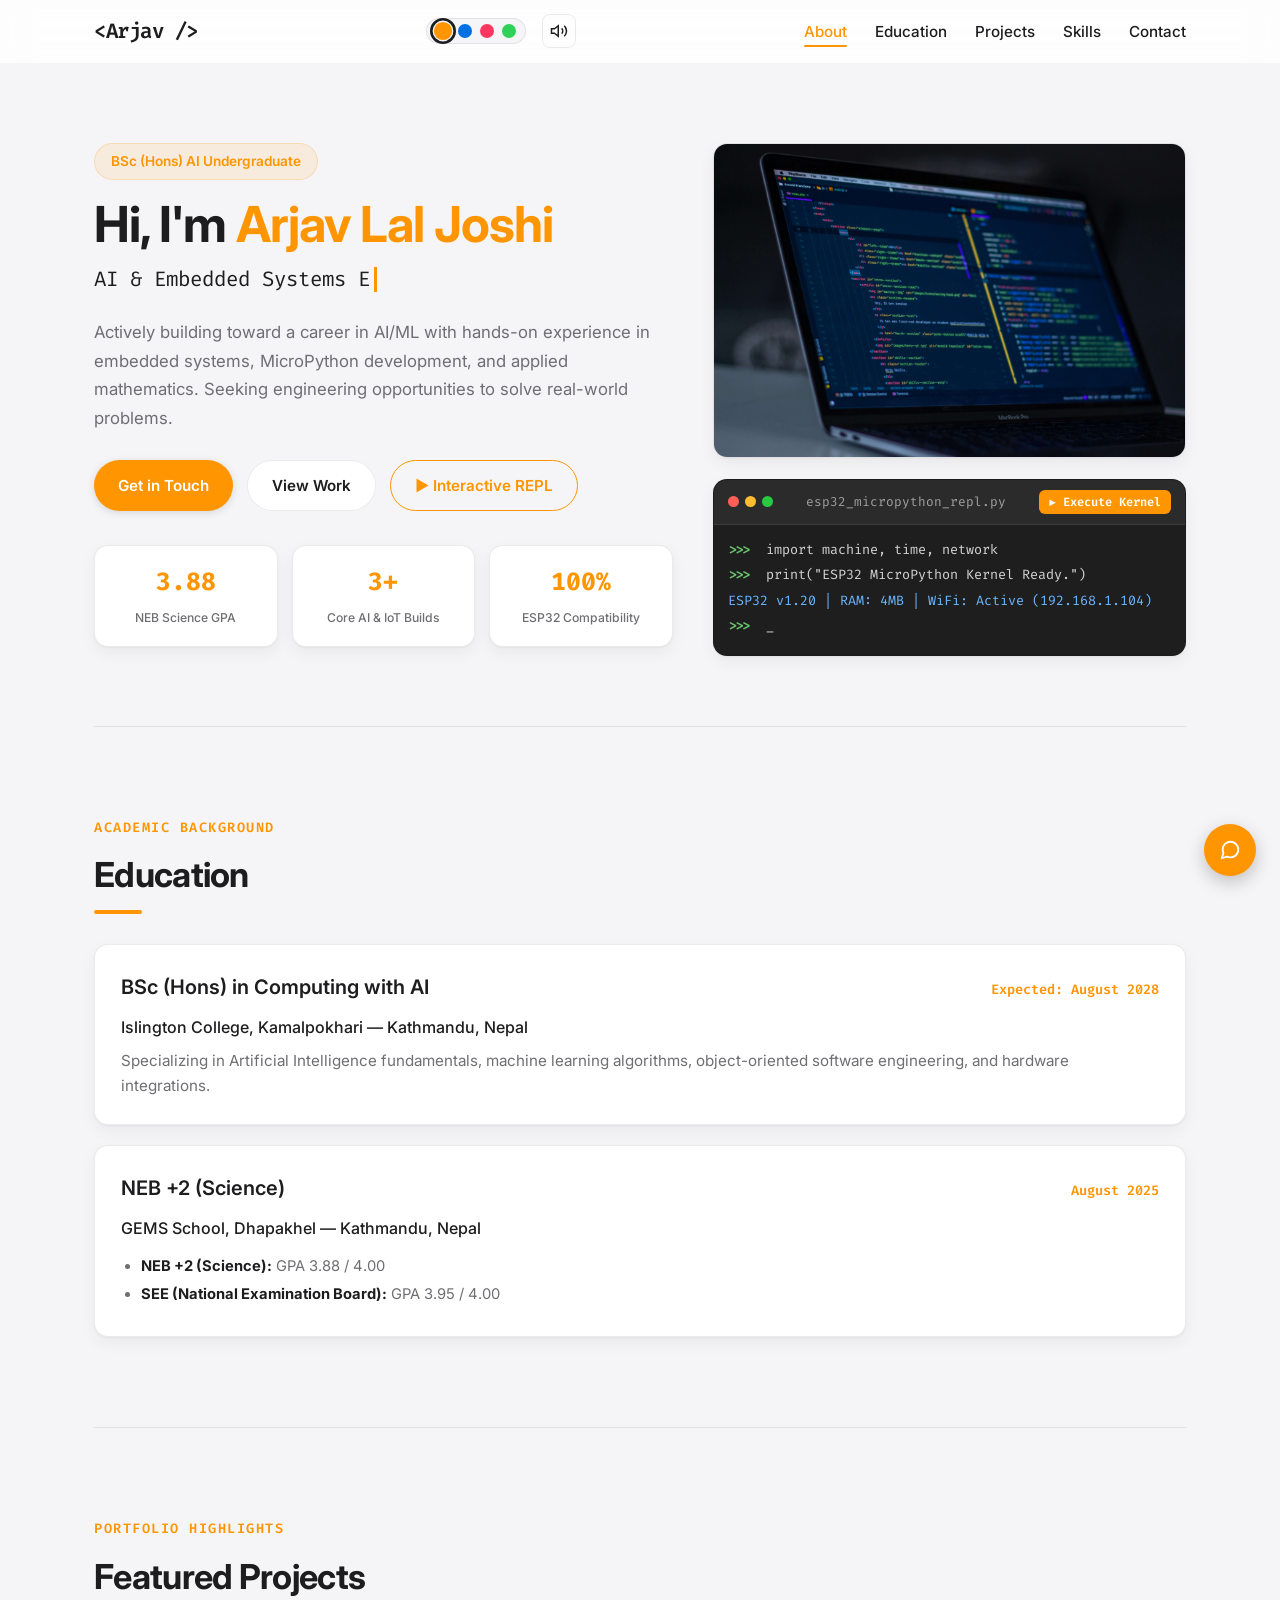
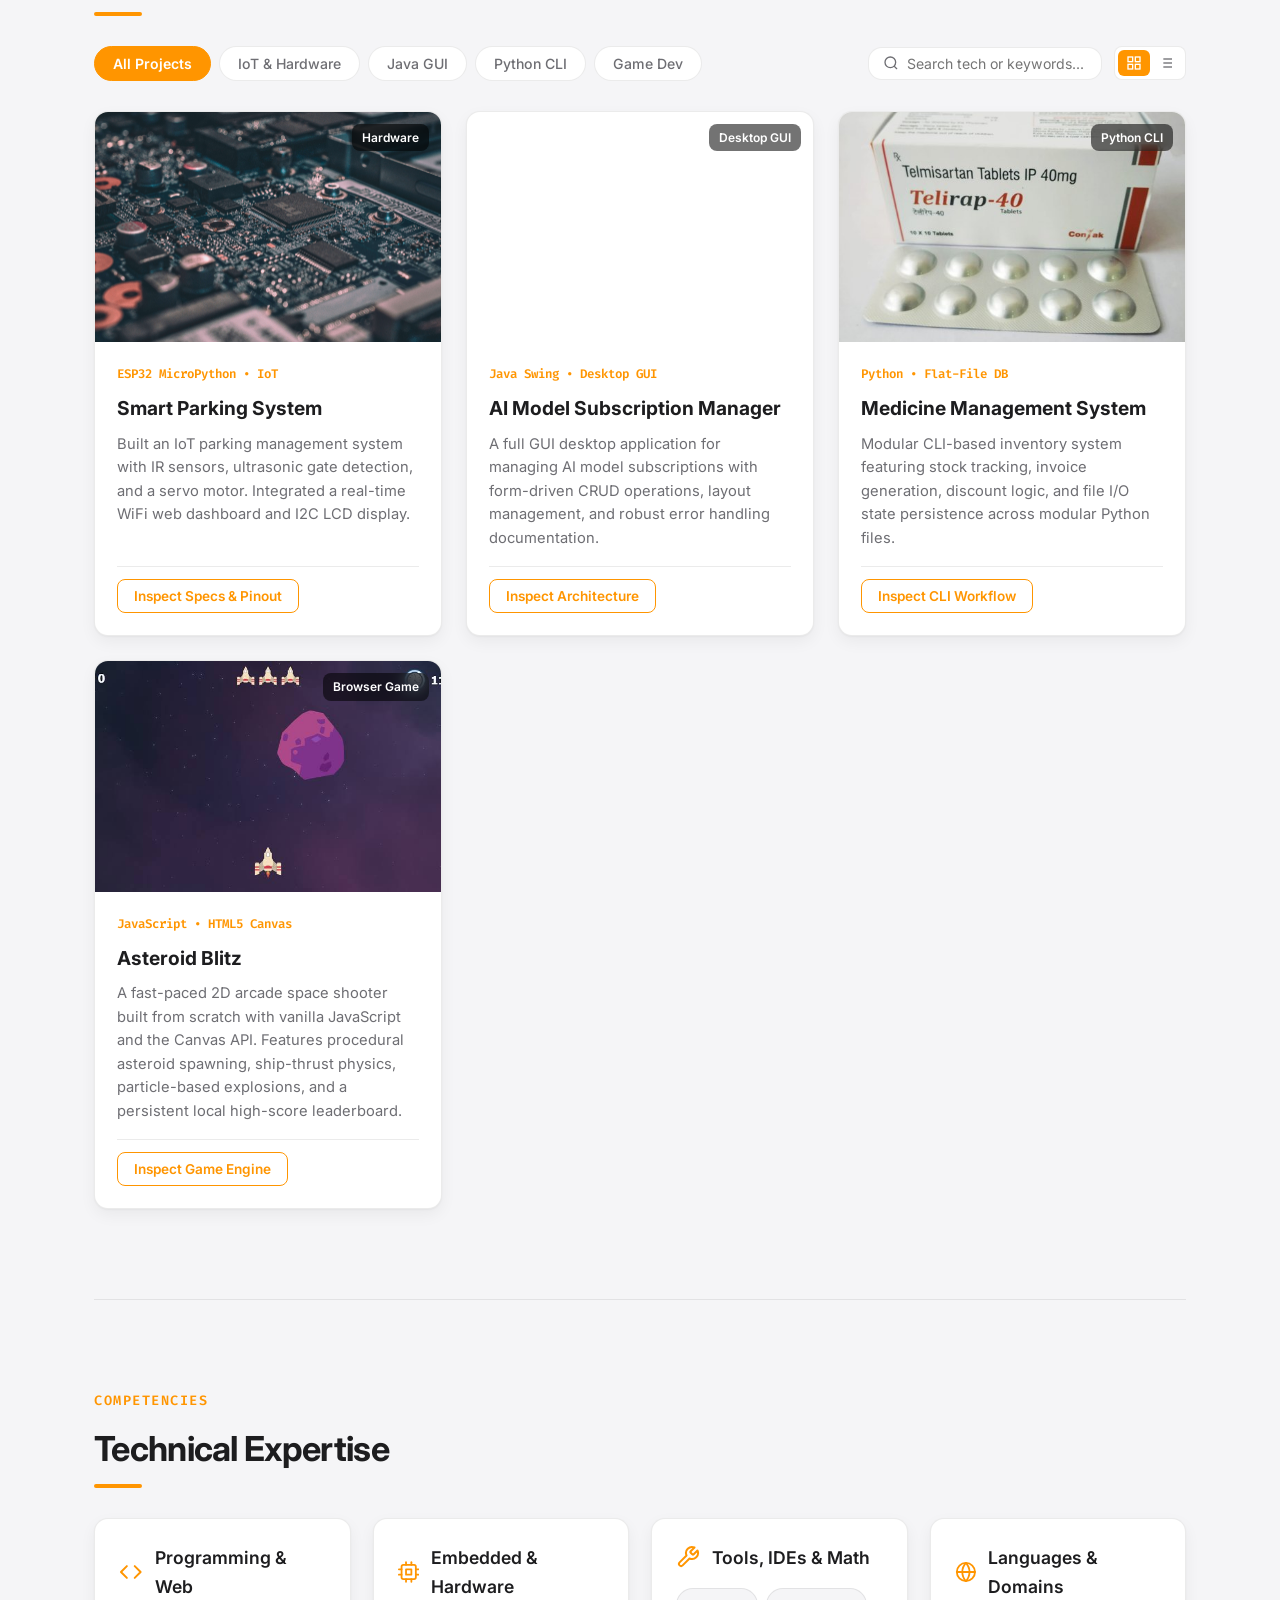
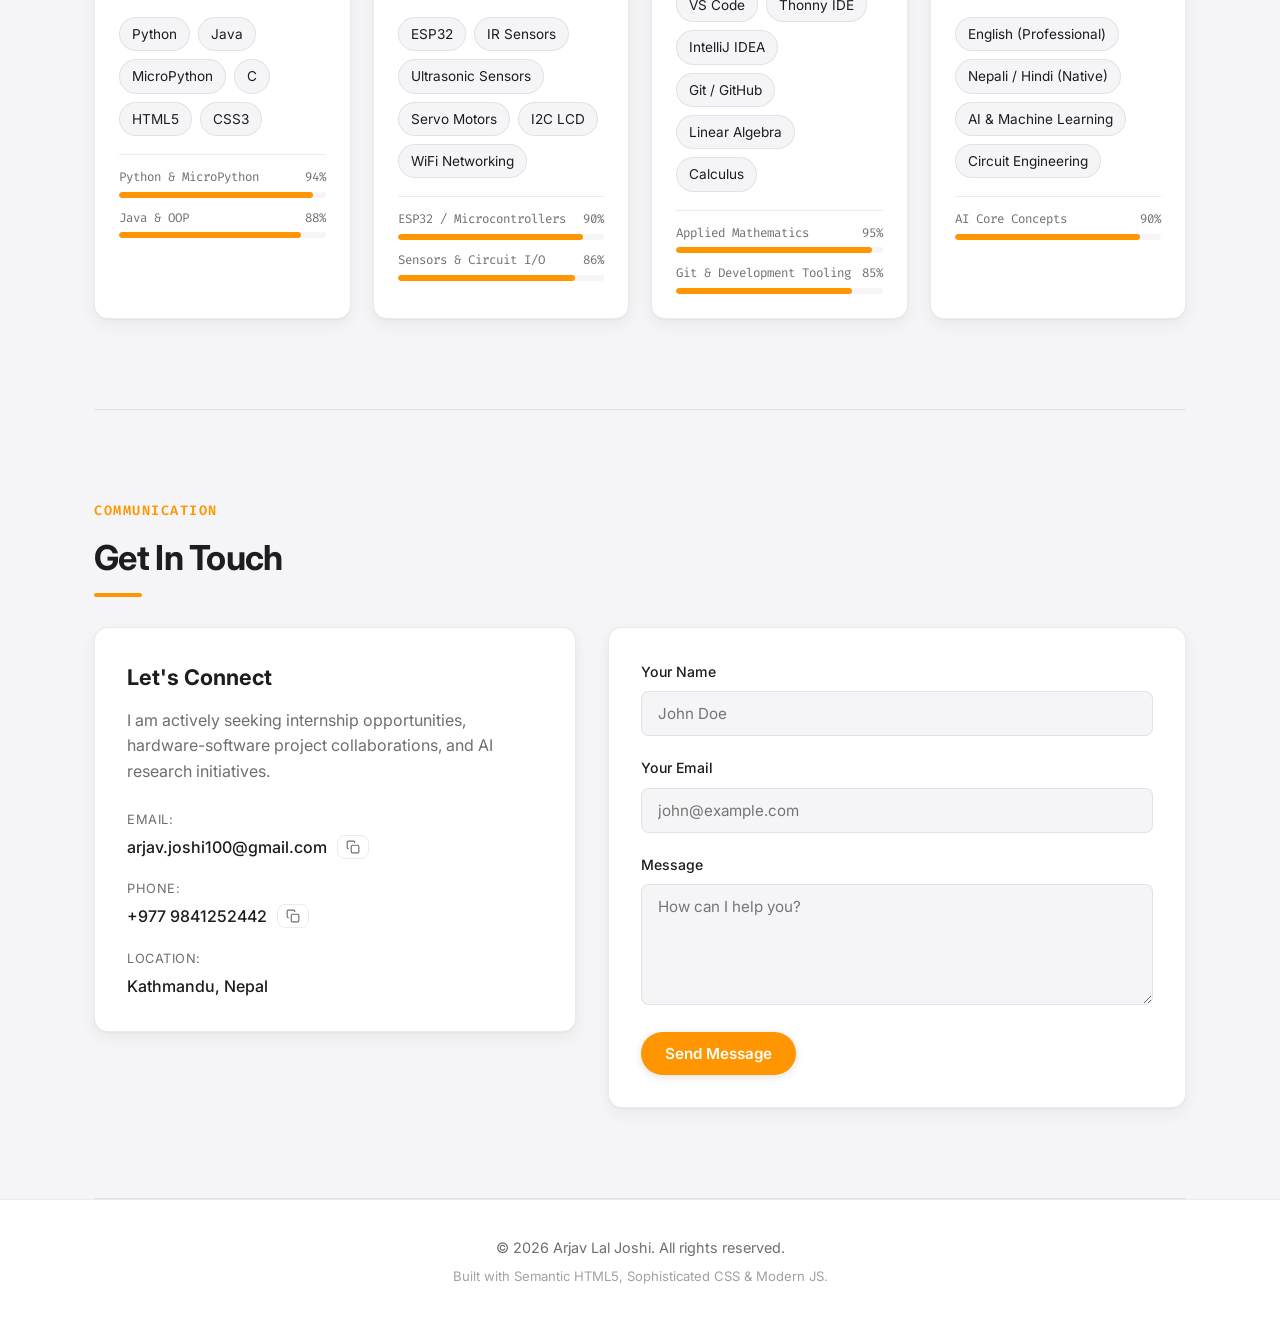
<file: index.html>
<!DOCTYPE html>
<html lang="en">
<head>
    <meta charset="UTF-8">
    <meta name="viewport" content="width=device-width, initial-scale=1.0">
    <meta name="description" content="Personal portfolio of Arjav Lal Joshi showcasing AI/ML projects, embedded systems, technical skills, education, and contact information.">
    <meta name="keywords" content="Arjav Lal Joshi, AI, Machine Learning, Embedded Systems, ESP32, Python, Java, Portfolio, Islington College">
    <meta name="author" content="Arjav Lal Joshi">
    <meta name="theme-color" content="#f5f5f7">
    
    <!-- Open Graph / Social Media Meta Tags -->
    <meta property="og:type" content="website">
    <meta property="og:title" content="Arjav Lal Joshi | Computing & AI Portfolio">
    <meta property="og:description" content="Explore AI/ML projects, embedded hardware solutions, and technical expertise by Arjav Lal Joshi.">
    <meta property="og:image" content="images/hero-code.jpg">
    <meta property="og:locale" content="en_US">

    <!-- Twitter Card Meta Tags -->
    <meta name="twitter:card" content="summary_large_image">
    <meta name="twitter:title" content="Arjav Lal Joshi | Computing & AI Portfolio">
    <meta name="twitter:description" content="Explore AI/ML projects, embedded hardware solutions, and technical expertise by Arjav Lal Joshi.">
    <meta name="twitter:image" content="images/hero-code.jpg">

    <title>Arjav Lal Joshi | Computing & AI Portfolio</title>
    
    <!-- SVG Favicon Data URI to eliminate 404 Lighthouse latency -->
    <link rel="icon" type="image/svg+xml" href="data:image/svg+xml,<svg xmlns='http://www.w3.org/2000/svg' viewBox='0 0 100 100'><text y='.9em' font-size='90'>⚡</text></svg>">

    <!-- Preconnect & Google Fonts -->
    <link rel="preconnect" href="https://fonts.googleapis.com">
    <link rel="preconnect" href="https://fonts.gstatic.com" crossorigin>
    <link href="https://fonts.googleapis.com/css2?family=Fira+Code:wght@400;600&family=Inter:wght@300;400;500;600;700;800&display=swap" rel="stylesheet">
    
    <!-- Stylesheet -->
    <link rel="stylesheet" href="style.css">

    <!-- JSON-LD Structured Data for SEO -->
    <script type="application/ld+json">
    {
      "@context": "https://schema.org",
      "@type": "Person",
      "name": "Arjav Lal Joshi",
      "jobTitle": "Undergraduate Computing & AI Student",
      "almaMater": "Islington College",
      "email": "arjav.joshi100@gmail.com",
      "telephone": "+9779841252442",
      "address": {
        "@type": "PostalAddress",
        "addressLocality": "Kathmandu",
        "addressCountry": "Nepal"
      },
      "knowsAbout": ["Artificial Intelligence", "Machine Learning", "Embedded Systems", "ESP32", "Python", "Java", "IoT"]
    }
    </script>
</head>
<body>
    <div class="scroll-progress" id="scrollProgress" aria-hidden="true"></div>

    <!-- Skip link for accessibility -->
    <a href="#main-content" class="skip-to-content">Skip to main content</a>

    <!-- Header Navigation -->
    <header class="navbar">
        <div class="nav-container">
            <a href="#about" class="logo" aria-label="Arjav Lal Joshi Home">&lt;Arjav /&gt;</a>
            
            <div class="nav-controls">
                <div class="theme-switcher" title="Change Palette Accent">
                    <button class="theme-dot active" data-theme="amber" title="Royal Amber Gold" aria-label="Amber Gold Theme"></button>
                    <button class="theme-dot" data-theme="sapphire" title="Royal Sapphire Blue" aria-label="Sapphire Theme"></button>
                    <button class="theme-dot" data-theme="crimson" title="Crimson Rose" aria-label="Crimson Theme"></button>
                    <button class="theme-dot" data-theme="sage" title="Forest Sage" aria-label="Sage Theme"></button>
                </div>
                <button id="soundToggle" class="icon-btn" title="Toggle Sound Feedback" aria-label="Toggle Sound Feedback">
                    <svg class="sound-icon" width="18" height="18" viewBox="0 0 24 24" fill="none" stroke="currentColor" stroke-width="2"><polygon points="11 5 6 9 2 9 2 15 6 15 11 19 11 5"></polygon><path class="sound-wave" d="M19.07 4.93a10 10 0 0 1 0 14.14M15.54 8.46a5 5 0 0 1 0 7.07"></path></svg>
                </button>
            </div>

            <button class="menu-toggle" id="menuToggle" aria-label="Toggle Navigation Menu" aria-expanded="false">
                <span class="hamburger-bar"></span>
                <span class="hamburger-bar"></span>
                <span class="hamburger-bar"></span>
            </button>
            <nav id="primaryNav" class="nav-menu">
                <ul class="nav-links">
                    <li><a href="#about">About</a></li>
                    <li><a href="#education">Education</a></li>
                    <li><a href="#projects">Projects</a></li>
                    <li><a href="#skills">Skills</a></li>
                    <li><a href="#contact">Contact</a></li>
                </ul>
            </nav>
        </div>
    </header>

    <!-- Ambient Background Blobs -->
    <div class="ambient-background" aria-hidden="true">
        <div class="blob blob-1"></div>
        <div class="blob blob-2"></div>
    </div>

    <!-- Main Content -->
    <main id="main-content">

        <!-- Hero / About Section -->
        <section id="about" class="hero-section reveal">
            <div class="hero-content">
                <div class="badge-wrapper">
                    <span class="badge">BSc (Hons) AI Undergraduate</span>
                </div>
                <h1>Hi, I'm <span class="highlight">Arjav Lal Joshi</span></h1>
                <h2><span id="typing-text" class="typing-text">AI &amp; Embedded Systems Engineer</span><span class="cursor" aria-hidden="true">&nbsp;</span></h2>
                <p class="bio">
                    Actively building toward a career in AI/ML with hands-on experience in embedded systems, MicroPython development, and applied mathematics. Seeking engineering opportunities to solve real-world problems.
                </p>
                <div class="hero-cta">
                    <a href="#contact" class="btn btn-primary">Get in Touch</a>
                    <a href="#projects" class="btn btn-secondary">View Work</a>
                    <button id="openTerminalBtn" class="btn btn-outline">▶ Interactive REPL</button>
                </div>

                <!-- Hero Stats Counter Band -->
                <div class="hero-stats-band">
                    <div class="stat-card glow-card">
                        <span class="stat-number" data-target="3.88">3.88</span>
                        <span class="stat-label">NEB Science GPA</span>
                    </div>
                    <div class="stat-card glow-card">
                        <span class="stat-number" data-target="3">3+</span>
                        <span class="stat-label">Core AI &amp; IoT Builds</span>
                    </div>
                    <div class="stat-card glow-card">
                        <span class="stat-number" data-target="100">100%</span>
                        <span class="stat-label">ESP32 Compatibility</span>
                    </div>
                </div>
            </div>

            <div class="hero-right-column">
                <div class="hero-image image-tilt">
                    <div class="img-wrapper">
                        <img src="images/hero-code.jpg" alt="Code editor on computer screen representing AI and software development" width="800" height="533" loading="eager" fetchpriority="high" decoding="async">
                    </div>
                </div>

                <!-- Interactive Hardware / Python Simulator Widget -->
                <div class="hero-terminal glow-card" id="heroTerminal">
                    <div class="terminal-header">
                        <div class="terminal-dots">
                            <span class="dot red"></span>
                            <span class="dot yellow"></span>
                            <span class="dot green"></span>
                        </div>
                        <span class="terminal-title">esp32_micropython_repl.py</span>
                        <button class="terminal-run-btn" id="runTerminalBtn">▶ Execute Kernel</button>
                    </div>
                    <div class="terminal-body" id="terminalConsole">
                        <div class="term-line"><span class="term-prompt">&gt;&gt;&gt;</span> import machine, time, network</div>
                        <div class="term-line"><span class="term-prompt">&gt;&gt;&gt;</span> print("ESP32 MicroPython Kernel Ready.")</div>
                        <div class="term-line term-out">ESP32 v1.20 | RAM: 4MB | WiFi: Active (192.168.1.104)</div>
                        <div class="term-line"><span class="term-prompt">&gt;&gt;&gt;</span> <span class="term-cursor">_</span></div>
                    </div>
                </div>
            </div>
        </section>

        <!-- Education Section -->
        <section id="education" class="section reveal">
            <div class="section-header">
                <span class="section-tag">Academic Background</span>
                <h2 class="section-title">Education</h2>
            </div>
            <div class="timeline">
                <article class="timeline-card glow-card">
                    <div class="card-header">
                        <h3>BSc (Hons) in Computing with AI</h3>
                        <span class="date">Expected: August 2028</span>
                    </div>
                    <p class="institution">Islington College, Kamalpokhari — Kathmandu, Nepal</p>
                    <p class="card-desc">Specializing in Artificial Intelligence fundamentals, machine learning algorithms, object-oriented software engineering, and hardware integrations.</p>
                </article>

                <article class="timeline-card glow-card">
                    <div class="card-header">
                        <h3>NEB +2 (Science)</h3>
                        <span class="date">August 2025</span>
                    </div>
                    <p class="institution">GEMS School, Dhapakhel — Kathmandu, Nepal</p>
                    <ul class="gpa-list">
                        <li><strong>NEB +2 (Science):</strong> GPA 3.88 / 4.00</li>
                        <li><strong>SEE (National Examination Board):</strong> GPA 3.95 / 4.00</li>
                    </ul>
                </article>
            </div>
        </section>

        <!-- Projects Section -->
        <section id="projects" class="section reveal">
            <div class="section-header">
                <span class="section-tag">Portfolio Highlights</span>
                <h2 class="section-title">Featured Projects</h2>
            </div>

            <!-- Interactive Project Filter & View Controls -->
            <div class="project-toolbar">
                <div class="filter-container" role="tablist" aria-label="Project Categories">
                    <button class="filter-btn active" data-filter="all" role="tab" aria-selected="true">All Projects</button>
                    <button class="filter-btn" data-filter="iot" role="tab" aria-selected="false">IoT &amp; Hardware</button>
                    <button class="filter-btn" data-filter="java" role="tab" aria-selected="false">Java GUI</button>
                    <button class="filter-btn" data-filter="python" role="tab" aria-selected="false">Python CLI</button>
                    <button class="filter-btn" data-filter="game" role="tab" aria-selected="false">Game Dev</button>
                </div>

                <div class="project-actions-bar">
                    <div class="search-box">
                        <svg width="16" height="16" viewBox="0 0 24 24" fill="none" stroke="currentColor" stroke-width="2"><circle cx="11" cy="11" r="8"></circle><line x1="21" y1="21" x2="16.65" y2="16.65"></line></svg>
                        <input type="text" id="projectSearch" placeholder="Search tech or keywords..." aria-label="Search Projects">
                    </div>
                    <div class="layout-toggle" role="group" aria-label="Project View Layout">
                        <button id="gridViewBtn" class="layout-btn active" title="Grid View" aria-label="Grid View">
                            <svg width="16" height="16" viewBox="0 0 24 24" fill="none" stroke="currentColor" stroke-width="2"><rect x="3" y="3" width="7" height="7"></rect><rect x="14" y="3" width="7" height="7"></rect><rect x="14" y="14" width="7" height="7"></rect><rect x="3" y="14" width="7" height="7"></rect></svg>
                        </button>
                        <button id="listViewBtn" class="layout-btn" title="List View" aria-label="List View">
                            <svg width="16" height="16" viewBox="0 0 24 24" fill="none" stroke="currentColor" stroke-width="2"><line x1="8" y1="6" x2="21" y2="6"></line><line x1="8" y1="12" x2="21" y2="12"></line><line x1="8" y1="18" x2="21" y2="18"></line><line x1="3" y1="6" x2="3.01" y2="6"></line><line x1="3" y1="12" x2="3.01" y2="12"></line><line x1="3" y1="18" x2="3.01" y2="18"></line></svg>
                        </button>
                    </div>
                </div>
            </div>

            <div class="projects-grid" id="projectsGrid">

                <article class="project-card glow-card" data-category="iot" data-tags="esp32 micropython iot hardware web dashboard ultrasonic servo">
                    <div class="project-image">
                        <img src="images/smart-parking.jpg" alt="Microcontroller circuit board for Smart Parking System" width="600" height="400" loading="lazy" decoding="async">
                        <span class="project-badge">Hardware</span>
                    </div>
                    <div class="project-content">
                        <span class="project-tag">ESP32 MicroPython • IoT</span>
                        <h3>Smart Parking System</h3>
                        <p>Built an IoT parking management system with IR sensors, ultrasonic gate detection, and a servo motor. Integrated a real-time WiFi web dashboard and I2C LCD display.</p>
                        <div class="project-card-footer">
                            <button class="btn btn-sm btn-outline inspect-project-btn" data-project="parking">
                                Inspect Specs &amp; Pinout
                            </button>
                        </div>
                    </div>
                </article>

                <article class="project-card glow-card" data-category="java" data-tags="java swing desktop gui crud oops layout data-structures">
                    <div class="project-image">
                        <img src="images/ai-manager.jpg" alt="Abstract digital artificial intelligence art background" width="600" height="400" loading="lazy" decoding="async">
                        <span class="project-badge">Desktop GUI</span>
                    </div>
                    <div class="project-content">
                        <span class="project-tag">Java Swing • Desktop GUI</span>
                        <h3>AI Model Subscription Manager</h3>
                        <p>A full GUI desktop application for managing AI model subscriptions with form-driven CRUD operations, layout management, and robust error handling documentation.</p>
                        <div class="project-card-footer">
                            <button class="btn btn-sm btn-outline inspect-project-btn" data-project="aimanager">
                                Inspect Architecture
                            </button>
                        </div>
                    </div>
                </article>

                <article class="project-card glow-card" data-category="python" data-tags="python cli modular inventory stock invoice file-io database">
                    <div class="project-image">
                        <img src="images/medicine-app.jpg" alt="Medicine inventory and digital tracking software setup" width="600" height="400" loading="lazy" decoding="async">
                        <span class="project-badge">Python CLI</span>
                    </div>
                    <div class="project-content">
                        <span class="project-tag">Python • Flat-File DB</span>
                        <h3>Medicine Management System</h3>
                        <p>Modular CLI-based inventory system featuring stock tracking, invoice generation, discount logic, and file I/O state persistence across modular Python files.</p>
                        <div class="project-card-footer">
                            <button class="btn btn-sm btn-outline inspect-project-btn" data-project="medicine">
                                Inspect CLI Workflow
                            </button>
                        </div>
                    </div>
                </article>

                <article class="project-card glow-card" data-category="game" data-tags="javascript html5 canvas game-dev collision-detection webaudio localstorage">
                    <div class="project-image">
                        <img src="images/asteroid-blitz.jpg" alt="Retro-style 2D space shooter game screenshot" width="600" height="400" loading="lazy" decoding="async">
                        <span class="project-badge">Browser Game</span>
                    </div>
                    <div class="project-content">
                        <span class="project-tag">JavaScript • HTML5 Canvas</span>
                        <h3>Asteroid Blitz</h3>
                        <p>A fast-paced 2D arcade space shooter built from scratch with vanilla JavaScript and the Canvas API. Features procedural asteroid spawning, ship-thrust physics, particle-based explosions, and a persistent local high-score leaderboard.</p>
                        <div class="project-card-footer">
                            <button class="btn btn-sm btn-outline inspect-project-btn" data-project="asteroidblitz">
                                Inspect Game Engine
                            </button>
                        </div>
                    </div>
                </article>

            </div>
        </section>

        <!-- Skills Section -->
        <section id="skills" class="section reveal">
            <div class="section-header">
                <span class="section-tag">Competencies</span>
                <h2 class="section-title">Technical Expertise</h2>
            </div>
            <div class="skills-grid">
                
                <div class="skill-category glow-card">
                    <div class="skill-category-header">
                        <svg width="24" height="24" viewBox="0 0 24 24" fill="none" stroke="currentColor" stroke-width="2" stroke-linecap="round" stroke-linejoin="round" aria-hidden="true"><polyline points="16 18 22 12 16 6"></polyline><polyline points="8 6 2 12 8 18"></polyline></svg>
                        <h3>Programming &amp; Web</h3>
                    </div>
                    <div class="skill-tags">
                        <span>Python</span>
                        <span>Java</span>
                        <span>MicroPython</span>
                        <span>C</span>
                        <span>HTML5</span>
                        <span>CSS3</span>
                    </div>
                    <div class="skill-meter-group">
                        <div class="skill-meter">
                            <div class="skill-meter-label"><span>Python &amp; MicroPython</span> <span>94%</span></div>
                            <div class="skill-bar-bg"><div class="skill-bar-fill" style="width: 94%;"></div></div>
                        </div>
                        <div class="skill-meter">
                            <div class="skill-meter-label"><span>Java &amp; OOP</span> <span>88%</span></div>
                            <div class="skill-bar-bg"><div class="skill-bar-fill" style="width: 88%;"></div></div>
                        </div>
                    </div>
                </div>

                <div class="skill-category glow-card">
                    <div class="skill-category-header">
                        <svg width="24" height="24" viewBox="0 0 24 24" fill="none" stroke="currentColor" stroke-width="2" stroke-linecap="round" stroke-linejoin="round" aria-hidden="true"><rect x="4" y="4" width="16" height="16" rx="2" ry="2"></rect><rect x="9" y="9" width="6" height="6"></rect><line x1="9" y1="1" x2="9" y2="4"></line><line x1="15" y1="1" x2="15" y2="4"></line><line x1="9" y1="20" x2="9" y2="23"></line><line x1="15" y1="20" x2="15" y2="23"></line><line x1="20" y1="9" x2="23" y2="9"></line><line x1="20" y1="15" x2="23" y2="15"></line><line x1="1" y1="9" x2="4" y2="9"></line><line x1="1" y1="15" x2="4" y2="15"></line></svg>
                        <h3>Embedded &amp; Hardware</h3>
                    </div>
                    <div class="skill-tags">
                        <span>ESP32</span>
                        <span>IR Sensors</span>
                        <span>Ultrasonic Sensors</span>
                        <span>Servo Motors</span>
                        <span>I2C LCD</span>
                        <span>WiFi Networking</span>
                    </div>
                    <div class="skill-meter-group">
                        <div class="skill-meter">
                            <div class="skill-meter-label"><span>ESP32 / Microcontrollers</span> <span>90%</span></div>
                            <div class="skill-bar-bg"><div class="skill-bar-fill" style="width: 90%;"></div></div>
                        </div>
                        <div class="skill-meter">
                            <div class="skill-meter-label"><span>Sensors &amp; Circuit I/O</span> <span>86%</span></div>
                            <div class="skill-bar-bg"><div class="skill-bar-fill" style="width: 86%;"></div></div>
                        </div>
                    </div>
                </div>

                <div class="skill-category glow-card">
                    <div class="skill-category-header">
                        <svg width="24" height="24" viewBox="0 0 24 24" fill="none" stroke="currentColor" stroke-width="2" stroke-linecap="round" stroke-linejoin="round" aria-hidden="true"><path d="M14.7 6.3a1 1 0 0 0 0 1.4l1.6 1.6a1 1 0 0 0 1.4 0l3.77-3.77a6 6 0 0 1-7.94 7.94l-6.91 6.91a2.12 2.12 0 0 1-3-3l6.91-6.91a6 6 0 0 1 7.94-7.94l-3.76 3.76z"></path></svg>
                        <h3>Tools, IDEs &amp; Math</h3>
                    </div>
                    <div class="skill-tags">
                        <span>VS Code</span>
                        <span>Thonny IDE</span>
                        <span>IntelliJ IDEA</span>
                        <span>Git / GitHub</span>
                        <span>Linear Algebra</span>
                        <span>Calculus</span>
                    </div>
                    <div class="skill-meter-group">
                        <div class="skill-meter">
                            <div class="skill-meter-label"><span>Applied Mathematics</span> <span>95%</span></div>
                            <div class="skill-bar-bg"><div class="skill-bar-fill" style="width: 95%;"></div></div>
                        </div>
                        <div class="skill-meter">
                            <div class="skill-meter-label"><span>Git &amp; Development Tooling</span> <span>85%</span></div>
                            <div class="skill-bar-bg"><div class="skill-bar-fill" style="width: 85%;"></div></div>
                        </div>
                    </div>
                </div>

                <div class="skill-category glow-card">
                    <div class="skill-category-header">
                        <svg width="24" height="24" viewBox="0 0 24 24" fill="none" stroke="currentColor" stroke-width="2" stroke-linecap="round" stroke-linejoin="round" aria-hidden="true"><circle cx="12" cy="12" r="10"></circle><line x1="2" y1="12" x2="22" y2="12"></line><path d="M12 2a15.3 15.3 0 0 1 4 10 15.3 15.3 0 0 1-4 10 15.3 15.3 0 0 1-4-10 15.3 15.3 0 0 1 4-10z"></path></svg>
                        <h3>Languages &amp; Domains</h3>
                    </div>
                    <div class="skill-tags">
                        <span>English (Professional)</span>
                        <span>Nepali / Hindi (Native)</span>
                        <span>AI &amp; Machine Learning</span>
                        <span>Circuit Engineering</span>
                    </div>
                    <div class="skill-meter-group">
                        <div class="skill-meter">
                            <div class="skill-meter-label"><span>AI Core Concepts</span> <span>90%</span></div>
                            <div class="skill-bar-bg"><div class="skill-bar-fill" style="width: 90%;"></div></div>
                        </div>
                    </div>
                </div>

            </div>
        </section>

        <!-- Contact Section -->
        <section id="contact" class="section reveal">
            <div class="section-header">
                <span class="section-tag">Communication</span>
                <h2 class="section-title">Get In Touch</h2>
            </div>
            <div class="contact-container">
                <div class="contact-info glow-card">
                    <h3>Let's Connect</h3>
                    <p>I am actively seeking internship opportunities, hardware-software project collaborations, and AI research initiatives.</p>
                    
                    <address class="contact-details">
                        <div class="contact-item">
                            <span class="contact-label">Email:</span>
                            <div class="contact-action-row">
                                <a href="mailto:arjav.joshi100@gmail.com" class="contact-link">arjav.joshi100@gmail.com</a>
                                <button class="copy-btn" data-copy="arjav.joshi100@gmail.com" title="Copy Email" aria-label="Copy Email">
                                    <svg width="14" height="14" viewBox="0 0 24 24" fill="none" stroke="currentColor" stroke-width="2"><rect x="9" y="9" width="13" height="13" rx="2" ry="2"></rect><path d="M5 15H4a2 2 0 0 1-2-2V4a2 2 0 0 1 2-2h9a2 2 0 0 1 2 2v1"></path></svg>
                                </button>
                            </div>
                        </div>
                        <div class="contact-item">
                            <span class="contact-label">Phone:</span>
                            <div class="contact-action-row">
                                <a href="tel:+9779841252442" class="contact-link">+977 9841252442</a>
                                <button class="copy-btn" data-copy="+9779841252442" title="Copy Phone" aria-label="Copy Phone">
                                    <svg width="14" height="14" viewBox="0 0 24 24" fill="none" stroke="currentColor" stroke-width="2"><rect x="9" y="9" width="13" height="13" rx="2" ry="2"></rect><path d="M5 15H4a2 2 0 0 1-2-2V4a2 2 0 0 1 2-2h9a2 2 0 0 1 2 2v1"></path></svg>
                                </button>
                            </div>
                        </div>
                        <div class="contact-item">
                            <span class="contact-label">Location:</span>
                            <span class="contact-value">Kathmandu, Nepal</span>
                        </div>
                    </address>
                </div>

                <form class="contact-form glow-card" id="contactForm" aria-label="Contact Form">
                    <div class="form-group">
                        <label for="name">Your Name</label>
                        <input type="text" id="name" name="name" placeholder="John Doe" required autocomplete="name">
                    </div>

                    <div class="form-group">
                        <label for="email">Your Email</label>
                        <input type="email" id="email" name="email" placeholder="john@example.com" required autocomplete="email">
                    </div>

                    <div class="form-group">
                        <label for="message">Message</label>
                        <textarea id="message" name="message" rows="5" placeholder="How can I help you?" required></textarea>
                    </div>

                    <button type="submit" class="btn btn-primary" id="submitBtn">
                        <span>Send Message</span>
                    </button>
                    <div id="formFeedback" class="form-feedback" aria-live="polite"></div>
                </form>
            </div>
        </section>

    </main>

    <!-- Project Inspect Modal Dialog -->
    <div id="projectModal" class="modal-overlay" aria-hidden="true" role="dialog" aria-modal="true" aria-labelledby="modalTitle">
        <div class="modal-card glow-card">
            <div class="modal-header">
                <h3 id="modalTitle">Project Specification</h3>
                <button class="modal-close" id="modalCloseBtn" aria-label="Close Dialog">&times;</button>
            </div>
            <div class="modal-body" id="modalBodyContent">
                <!-- Injected dynamically via script.js -->
            </div>
        </div>
    </div>

    <!-- Footer -->
    <footer>
        <div class="footer-content">
            <p>&copy; 2026 Arjav Lal Joshi. All rights reserved.</p>
            <p class="footer-subtitle">Built with Semantic HTML5, Sophisticated CSS &amp; Modern JS.</p>
        </div>
    </footer>

    <!-- Interactive Script -->
    <script src="script.js"></script>

    <!-- Chat Widget: a macOS Messages–style Q&A helper about Arjav.
         Draggable, closed by default, invite bubble nudges the visitor. -->
    <div id="mcChatWidget" class="mc-chat-widget">
        <div class="mc-invite-bubble" id="mcInviteBubble" role="button" tabindex="0">
            Ask me about Arjav!
        </div>

        <button class="mc-toggle-btn" id="mcToggleBtn" aria-label="Open chat about Arjav" aria-expanded="false" title="Ask about Arjav">
            <svg width="22" height="22" viewBox="0 0 24 24" fill="none" stroke="currentColor" stroke-width="2" stroke-linecap="round" stroke-linejoin="round" aria-hidden="true"><path d="M21 11.5a8.38 8.38 0 0 1-.9 3.8 8.5 8.5 0 0 1-7.6 4.7 8.38 8.38 0 0 1-3.8-.9L3 21l1.9-5.7a8.38 8.38 0 0 1-.9-3.8 8.5 8.5 0 0 1 4.7-7.6 8.38 8.38 0 0 1 3.8-.9h.5a8.48 8.48 0 0 1 8 8v.5z"></path></svg>
        </button>

        <div class="mc-chat-panel" id="mcChatPanel" aria-hidden="true">
            <div class="mc-chat-header" id="mcChatHeader">
                <div class="terminal-dots" aria-hidden="true">
                    <span class="dot red"></span>
                    <span class="dot yellow"></span>
                    <span class="dot green"></span>
                </div>
                <span class="mc-chat-title">Chat about Arjav</span>
                <button class="mc-chat-close" id="mcChatClose" aria-label="Close chat">×</button>
            </div>
            <div class="mc-chat-log" id="mcChatLog" aria-live="polite"></div>
            <form class="mc-chat-input-row" id="mcChatForm">
                <input type="text" id="mcChatInput" class="mc-chat-input" placeholder="Type a message..." autocomplete="off" maxlength="140" aria-label="Type your question about Arjav">
                <button type="submit" class="mc-chat-send" aria-label="Send message">
                    <svg width="16" height="16" viewBox="0 0 24 24" fill="none" stroke="currentColor" stroke-width="2" stroke-linecap="round" stroke-linejoin="round" aria-hidden="true"><line x1="22" y1="2" x2="11" y2="13"></line><polygon points="22 2 15 22 11 13 2 9 22 2"></polygon></svg>
                </button>
            </form>
        </div>
    </div>
</body>
</html>
</file>
<file: style.css>
/* ==========================================================================
   Portfolio Styling — Clean macOS-inspired Light Theme
   ========================================================================== */

/* --- CSS Custom Properties & Design System --- */
:root {
    --bg-main: #f5f5f7;
    --bg-card: #ffffff;
    --bg-card-hover: #ffffff;
    --primary: #ff9500;
    --primary-hover: #e07d00;
    --accent: #0071e3;
    --text-main: #1d1d1f;
    --text-muted: #6e6e73;
    --border-color: rgba(0, 0, 0, 0.08);
    --border-glow: rgba(0, 0, 0, 0.16);
    --font-heading: -apple-system, BlinkMacSystemFont, 'SF Pro Display', 'Inter', 'Segoe UI', Roboto, Helvetica, Arial, sans-serif;
    --font-code: ui-monospace, 'SF Mono', 'Fira Code', Menlo, Consolas, monospace;
    --radius-sm: 8px;
    --radius-md: 14px;
    --radius-lg: 980px;
    --shadow-card: 0 1px 2px rgba(0, 0, 0, 0.04), 0 6px 16px rgba(0, 0, 0, 0.05);
    --shadow-card-hover: 0 10px 28px rgba(0, 0, 0, 0.10);
    --transition-fast: 0.2s cubic-bezier(0.4, 0, 0.2, 1);
    --transition-normal: 0.35s cubic-bezier(0.4, 0, 0.2, 1);
}

/* --- Simple Accent Theme Switching (macOS System Colors) --- */
[data-active-theme="amber"] {
    --primary: #ff9500;
    --primary-hover: #e07d00;
    --accent: #0071e3;
}

[data-active-theme="sapphire"] {
    --primary: #0071e3;
    --primary-hover: #005bb5;
    --accent: #5e5ce6;
}

[data-active-theme="crimson"] {
    --primary: #ff375f;
    --primary-hover: #d81b46;
    --accent: #ff9500;
}

[data-active-theme="sage"] {
    --primary: #30d158;
    --primary-hover: #24a544;
    --accent: #0071e3;
}

[data-active-theme="purple"] {
    --primary: #af52de;
    --primary-hover: #9334c9;
    --accent: #0071e3;
}

/* --- Accessibility Skip Link --- */
.skip-to-content {
    position: absolute;
    top: -100px;
    left: 16px;
    background: var(--primary);
    color: #ffffff;
    padding: 12px 20px;
    border-radius: var(--radius-sm);
    font-weight: 700;
    z-index: 9999;
    transition: top 0.2s ease;
    text-decoration: none;
}

.skip-to-content:focus {
    top: 16px;
}

/* --- Base Reset & Setup --- */
*,
*::before,
*::after {
    margin: 0;
    padding: 0;
    box-sizing: border-box;
}

html {
    scroll-behavior: smooth;
    color-scheme: light;
}

body {
    font-family: var(--font-heading);
    background-color: var(--bg-main);
    color: var(--text-main);
    line-height: 1.65;
    overflow-x: hidden;
    min-height: 100vh;
    position: relative;
    -webkit-font-smoothing: antialiased;
}

img {
    max-width: 100%;
    height: auto;
    display: block;
    object-fit: cover;
}

.ambient-background {
    display: none;
}

.scroll-progress {
    position: fixed;
    top: 0;
    left: 0;
    height: 3px;
    width: 0%;
    background: var(--primary);
    z-index: 1200;
    transition: width 0.1s linear;
}

.navbar {
    position: sticky;
    top: 0;
    z-index: 1000;
    background: rgba(255, 255, 255, 0.82);
    backdrop-filter: blur(16px) saturate(180%);
    -webkit-backdrop-filter: blur(16px) saturate(180%);
    border-bottom: 1px solid transparent;
    transition: box-shadow var(--transition-normal), border-color var(--transition-normal), padding var(--transition-normal);
}

.navbar.scrolled {
    border-bottom-color: var(--border-color);
    box-shadow: 0 4px 20px rgba(0, 0, 0, 0.06);
}

.navbar.scrolled .nav-container {
    padding: 10px 24px;
}

.nav-container {
    max-width: 1140px;
    margin: 0 auto;
    display: flex;
    justify-content: space-between;
    align-items: center;
    padding: 14px 24px;
    gap: 16px;
}

.logo {
    font-family: var(--font-code);
    font-weight: 600;
    font-size: 1.3rem;
    color: var(--text-main);
    text-decoration: none;
    letter-spacing: -0.5px;
    transition: color var(--transition-fast);
}

.logo:hover {
    color: var(--primary);
}

.nav-controls {
    display: flex;
    align-items: center;
    gap: 16px;
}

.theme-switcher {
    display: flex;
    align-items: center;
    gap: 8px;
    background: var(--bg-main);
    padding: 5px 9px;
    border-radius: var(--radius-lg);
    border: 1px solid var(--border-color);
}

.theme-dot {
    width: 14px;
    height: 14px;
    border-radius: 50%;
    border: none;
    cursor: pointer;
    transition: transform var(--transition-fast), box-shadow var(--transition-fast);
}

.theme-dot[data-theme="amber"] {
    background: #ff9500;
}

.theme-dot[data-theme="sapphire"] {
    background: #0071e3;
}

.theme-dot[data-theme="crimson"] {
    background: #ff375f;
}

.theme-dot[data-theme="sage"] {
    background: #30d158;
}

.theme-dot[data-theme="purple"] {
    background: #af52de;
}

.theme-dot:hover,
.theme-dot.active {
    transform: scale(1.3);
    outline: 2px solid var(--text-main);
    outline-offset: 1px;
}

.icon-btn {
    background: transparent;
    border: 1px solid var(--border-color);
    color: var(--text-main);
    padding: 7px;
    border-radius: var(--radius-sm);
    cursor: pointer;
    display: inline-flex;
    align-items: center;
    justify-content: center;
    transition: all var(--transition-fast);
}

.icon-btn:hover {
    background: var(--bg-main);
    color: var(--primary);
}

.nav-links {
    display: flex;
    list-style: none;
    gap: 28px;
}

.nav-links a {
    color: var(--text-main);
    text-decoration: none;
    font-size: 0.95rem;
    font-weight: 500;
    padding: 6px 0;
    transition: color var(--transition-fast);
    position: relative;
}

.nav-links a::after {
    content: '';
    position: absolute;
    bottom: 0;
    left: 0;
    width: 0%;
    height: 2px;
    background: var(--primary);
    transition: width var(--transition-fast);
    border-radius: 2px;
}

.nav-links a:hover::after,
.nav-links a:focus-visible::after {
    width: 100%;
}

.nav-links a:hover {
    color: var(--primary);
}

.nav-links a.active {
    color: var(--primary);
}

.nav-links a.active::after {
    width: 100%;
}

.menu-toggle {
    display: none;
    background: transparent;
    border: none;
    cursor: pointer;
    padding: 8px;
    flex-direction: column;
    gap: 5px;
}

.hamburger-bar {
    width: 24px;
    height: 2px;
    background-color: var(--text-main);
    border-radius: 2px;
    transition: transform var(--transition-fast), opacity var(--transition-fast);
}

main {
    max-width: 1140px;
    margin: 0 auto;
    padding: 0 24px;
}

.section {
    padding: 90px 0;
    border-bottom: 1px solid var(--border-color);
}

.section-header {
    margin-bottom: 40px;
}

.section-tag {
    font-family: var(--font-code);
    font-size: 0.85rem;
    color: var(--primary);
    text-transform: uppercase;
    letter-spacing: 1.5px;
    display: block;
    margin-bottom: 8px;
    font-weight: 600;
}

.section-title {
    font-size: 2.15rem;
    font-weight: 700;
    color: var(--text-main);
    position: relative;
    display: inline-block;
    letter-spacing: -0.02em;
}

.section-title::after {
    content: '';
    position: absolute;
    bottom: -10px;
    left: 0;
    width: 48px;
    height: 4px;
    background: var(--primary);
    border-radius: 4px;
}

.hero-section {
    display: grid;
    grid-template-columns: 1.1fr 0.9fr;
    gap: 40px;
    align-items: start;
    padding: 80px 0 70px;
    border-bottom: 1px solid var(--border-color);
}

.badge-wrapper {
    margin-bottom: 16px;
}

.badge {
    background: rgba(255, 149, 0, 0.10);
    color: var(--primary);
    padding: 6px 16px;
    border-radius: var(--radius-lg);
    font-size: 0.85rem;
    font-weight: 600;
    border: 1px solid rgba(255, 149, 0, 0.20);
    display: inline-block;
}

.hero-content h1 {
    font-size: 3.1rem;
    font-weight: 700;
    margin-bottom: 10px;
    line-height: 1.15;
    letter-spacing: -0.02em;
    color: var(--text-main);
}

.highlight {
    color: var(--primary);
}

.hero-content h2 {
    font-size: 1.3rem;
    color: var(--text-muted);
    font-weight: 400;
    margin-bottom: 22px;
    height: 1.6em;
    display: flex;
    align-items: center;
}

.typing-text {
    color: var(--text-main);
    font-family: var(--font-code);
}

.cursor {
    display: inline-block;
    width: 3px;
    height: 1.2em;
    background-color: var(--primary);
    margin-left: 4px;
    animation: blink 0.8s infinite;
}

@keyframes blink {
    0%, 100% { opacity: 1; }
    50% { opacity: 0; }
}

.bio {
    font-size: 1.05rem;
    color: var(--text-muted);
    margin-bottom: 28px;
    line-height: 1.7;
    max-width: 580px;
}

.hero-cta {
    display: flex;
    gap: 14px;
    flex-wrap: wrap;
    margin-bottom: 34px;
}

.hero-stats-band {
    display: grid;
    grid-template-columns: repeat(3, 1fr);
    gap: 14px;
    margin-top: 10px;
}

.stat-card {
    padding: 16px 14px;
    border-radius: var(--radius-md);
    text-align: center;
    background: var(--bg-card);
    border: 1px solid var(--border-color);
    box-shadow: var(--shadow-card);
}

.stat-number {
    display: block;
    font-size: 1.55rem;
    font-weight: 700;
    color: var(--primary);
    font-family: var(--font-code);
}

.stat-label {
    font-size: 0.76rem;
    color: var(--text-muted);
    font-weight: 500;
}

.hero-right-column {
    display: block;
    flex-direction: column;
    gap: 20px;
    perspective: 1200px;
}

.hero-image {
    transition: transform 0.15s ease-out;
    transform-style: preserve-3d;
    will-change: transform;
}

.img-wrapper {
    position: relative;
    border-radius: var(--radius-md);
    overflow: hidden;
    border: 1px solid var(--border-color);
    box-shadow: var(--shadow-card);
    aspect-ratio: 800 / 533;
}

.img-wrapper img {
    width: 100%;
    height: 100%;
    transition: transform 0.5s ease;
}

.img-wrapper:hover img {
    transform: scale(1.04);
}

.image-sheen {
    position: absolute;
    inset: 0;
    pointer-events: none;
    opacity: 0;
    background: radial-gradient(circle 220px at var(--sheen-x, 50%) var(--sheen-y, 50%),
            rgba(255, 255, 255, 0.55),
            rgba(255, 255, 255, 0) 70%);
    transition: opacity 0.25s ease;
    mix-blend-mode: overlay;
}

.img-wrapper:hover .image-sheen {
    opacity: 1;
}

.hero-terminal {
    border-radius: var(--radius-md);
    overflow: hidden;
    margin-top: 20px;
}

.hero-terminal.glow-card {
    background: #1e1e1e;
    border: 1px solid rgba(0, 0, 0, 0.08);
    box-shadow: var(--shadow-card);
}

.terminal-header {
    background: #2b2b2b;
    padding: 10px 14px;
    display: flex;
    align-items: center;
    justify-content: space-between;
    border-bottom: 1px solid rgba(255, 255, 255, 0.08);
}

.terminal-dots {
    display: flex;
    gap: 6px;
}

.dot {
    width: 11px;
    height: 11px;
    border-radius: 50%;
}

.dot.red { background: #ff5f57; }
.dot.yellow { background: #febc2e; }
.dot.green { background: #28c840; }

.terminal-title {
    font-family: var(--font-code);
    font-size: 0.8rem;
    color: #a0a0a0;
}

.terminal-run-btn {
    background: var(--primary);
    color: #ffffff;
    border: none;
    padding: 4px 10px;
    border-radius: 6px;
    font-family: var(--font-code);
    font-size: 0.75rem;
    font-weight: 600;
    cursor: pointer;
    transition: background var(--transition-fast);
}

.terminal-run-btn:hover {
    background: var(--primary-hover);
}

.terminal-body {
    padding: 14px;
    font-family: var(--font-code);
    font-size: 0.84rem;
    line-height: 1.6;
    max-height: 180px;
    overflow-y: auto;
    color: #d4d4d4;
}

.term-line {
    margin-bottom: 4px;
}

.term-prompt {
    color: #6bc46d;
    font-weight: 600;
    margin-right: 6px;
}

.term-out {
    color: #6cb6ff;
}

.term-cursor {
    animation: blink 0.8s infinite;
    color: #d4d4d4;
}

.btn {
    display: inline-flex;
    align-items: center;
    justify-content: center;
    padding: 12px 24px;
    border-radius: var(--radius-lg);
    font-weight: 600;
    text-decoration: none;
    cursor: pointer;
    transition: background-color var(--transition-fast), color var(--transition-fast),
        border-color var(--transition-fast), box-shadow var(--transition-fast),
        transform 0.15s ease-out;
    border: none;
    font-size: 0.95rem;
    font-family: inherit;
    will-change: transform;
}

.btn-primary {
    background: var(--primary);
    color: #ffffff;
    box-shadow: 0 2px 8px rgba(0, 0, 0, 0.12);
}

.btn-primary:hover {
    background: var(--primary-hover);
    transform: translateY(-1px);
    box-shadow: 0 6px 16px rgba(0, 0, 0, 0.16);
}

.btn-secondary {
    background: #ffffff;
    color: var(--text-main);
    border: 1px solid var(--border-color);
}

.btn-secondary:hover {
    background: var(--bg-main);
    border-color: var(--primary);
    transform: translateY(-1px);
}

.btn-outline {
    background: transparent;
    color: var(--primary);
    border: 1px solid var(--primary);
}

.btn-outline:hover {
    background: var(--primary);
    color: #ffffff;
    transform: translateY(-1px);
}

.btn-sm {
    padding: 8px 16px;
    font-size: 0.85rem;
    border-radius: var(--radius-sm);
}

.glow-card {
    background: var(--bg-card);
    border-radius: var(--radius-md);
    border: 1px solid var(--border-color);
    box-shadow: var(--shadow-card);
    transition: transform var(--transition-normal), box-shadow var(--transition-normal);
}

.glow-card:hover {
    transform: translateY(-3px);
    box-shadow: var(--shadow-card-hover);
}

.timeline {
    display: flex;
    flex-direction: column;
    gap: 20px;
}

.timeline-card {
    padding: 26px;
}

.card-header {
    display: flex;
    justify-content: space-between;
    align-items: baseline;
    margin-bottom: 10px;
    flex-wrap: wrap;
    gap: 8px;
}

.card-header h3 {
    color: var(--text-main);
    font-size: 1.25rem;
    font-weight: 600;
}

.date {
    font-family: var(--font-code);
    font-size: 0.85rem;
    color: var(--primary);
    font-weight: 600;
}

.institution {
    font-size: 1rem;
    color: var(--text-main);
    font-weight: 500;
    margin-bottom: 8px;
}

.card-desc {
    color: var(--text-muted);
    font-size: 0.95rem;
    margin-top: 8px;
}

.gpa-list {
    margin-top: 12px;
    padding-left: 20px;
    color: var(--text-muted);
    font-size: 0.92rem;
}

.gpa-list li {
    margin-bottom: 4px;
}

.gpa-list strong {
    color: var(--text-main);
}

.project-toolbar {
    display: flex;
    justify-content: space-between;
    align-items: center;
    gap: 16px;
    margin-bottom: 30px;
    flex-wrap: wrap;
}

.filter-container {
    display: flex;
    gap: 8px;
    flex-wrap: wrap;
}

.filter-btn {
    background: var(--bg-card);
    color: var(--text-muted);
    border: 1px solid var(--border-color);
    padding: 8px 18px;
    border-radius: var(--radius-lg);
    cursor: pointer;
    font-size: 0.88rem;
    font-family: inherit;
    font-weight: 500;
    transition: all var(--transition-fast);
}

.filter-btn:hover,
.filter-btn.active {
    background: var(--primary);
    color: #ffffff;
    border-color: var(--primary);
    font-weight: 600;
}

.project-actions-bar {
    display: flex;
    align-items: center;
    gap: 12px;
}

.search-box {
    display: flex;
    align-items: center;
    gap: 8px;
    background: var(--bg-card);
    border: 1px solid var(--border-color);
    padding: 7px 14px;
    border-radius: var(--radius-md);
    color: var(--text-muted);
}

.search-box input {
    background: transparent;
    border: none;
    color: var(--text-main);
    font-family: inherit;
    font-size: 0.88rem;
    outline: none;
    width: 180px;
}

.layout-toggle {
    display: flex;
    background: var(--bg-card);
    border: 1px solid var(--border-color);
    border-radius: var(--radius-sm);
    padding: 3px;
}

.layout-btn {
    background: transparent;
    border: none;
    color: var(--text-muted);
    padding: 5px 8px;
    border-radius: 6px;
    cursor: pointer;
    display: flex;
    align-items: center;
    transition: all var(--transition-fast);
}

.layout-btn.active,
.layout-btn:hover {
    background: var(--primary);
    color: #ffffff;
}

.projects-grid {
    display: grid;
    grid-template-columns: repeat(auto-fit, minmax(310px, 1fr));
    gap: 24px;
    transition: all 0.3s ease;
}

.projects-grid.list-view {
    grid-template-columns: 1fr;
}

.project-card {
    overflow: hidden;
    display: flex;
    flex-direction: column;
}

.project-card.hide {
    display: none;
}

.projects-grid.list-view .project-card {
    flex-direction: row;
    align-items: center;
}

.projects-grid.list-view .project-image {
    width: 280px;
    aspect-ratio: 16 / 10;
    flex-shrink: 0;
}

.project-image {
    position: relative;
    aspect-ratio: 600 / 400;
    overflow: hidden;
}

.project-image img {
    width: 100%;
    height: 100%;
    transition: transform 0.4s ease;
}

.project-card:hover .project-image img {
    transform: scale(1.06);
}

.project-badge {
    position: absolute;
    top: 12px;
    right: 12px;
    background: rgba(0, 0, 0, 0.55);
    color: #ffffff;
    border: none;
    padding: 4px 10px;
    border-radius: var(--radius-sm);
    font-size: 0.75rem;
    font-weight: 600;
    backdrop-filter: blur(8px);
}

.project-content {
    padding: 22px;
    display: flex;
    flex-direction: column;
    flex-grow: 1;
}

.project-tag {
    font-family: var(--font-code);
    font-size: 0.78rem;
    color: var(--primary);
    margin-bottom: 8px;
    display: block;
    font-weight: 600;
}

.project-content h3 {
    font-size: 1.2rem;
    margin-bottom: 8px;
    color: var(--text-main);
}

.project-content p {
    font-size: 0.92rem;
    color: var(--text-muted);
    line-height: 1.6;
    margin-bottom: 16px;
}

.project-card-footer {
    margin-top: auto;
    padding-top: 12px;
    border-top: 1px solid var(--border-color);
}

.skills-grid {
    display: grid;
    grid-template-columns: repeat(auto-fit, minmax(240px, 1fr));
    gap: 22px;
}

.skill-category {
    padding: 24px;
}

.skill-category-header {
    display: flex;
    align-items: center;
    gap: 12px;
    margin-bottom: 16px;
    color: var(--primary);
}

.skill-category-header h3 {
    font-size: 1.1rem;
    font-weight: 600;
    color: var(--text-main);
}

.skill-tags {
    display: flex;
    flex-wrap: wrap;
    gap: 8px;
    margin-bottom: 18px;
}

.skill-tags span {
    background: var(--bg-main);
    color: var(--text-main);
    padding: 5px 12px;
    border-radius: var(--radius-lg);
    font-size: 0.85rem;
    border: 1px solid var(--border-color);
    transition: all var(--transition-fast);
}

.skill-tags span:hover {
    background: rgba(255, 149, 0, 0.10);
    color: var(--primary);
    border-color: rgba(255, 149, 0, 0.25);
}

.skill-meter-group {
    display: flex;
    flex-direction: column;
    gap: 10px;
    margin-top: 10px;
    border-top: 1px solid var(--border-color);
    padding-top: 12px;
}

.skill-meter-label {
    display: flex;
    justify-content: space-between;
    font-size: 0.78rem;
    color: var(--text-muted);
    font-family: var(--font-code);
    margin-bottom: 4px;
}

.skill-bar-bg {
    height: 6px;
    background: var(--bg-main);
    border-radius: 3px;
    overflow: hidden;
}

.skill-bar-fill {
    height: 100%;
    background: var(--primary);
    border-radius: 3px;
    transition: width 1s ease-out;
}

.contact-container {
    display: grid;
    grid-template-columns: 1fr 1.2fr;
    gap: 32px;
    align-items: start;
}

.contact-info {
    padding: 32px;
}

.contact-info h3 {
    font-size: 1.35rem;
    color: var(--text-main);
    margin-bottom: 12px;
}

.contact-info p {
    color: var(--text-muted);
    margin-bottom: 24px;
    line-height: 1.6;
}

.contact-details {
    font-style: normal;
    display: flex;
    flex-direction: column;
    gap: 18px;
}

.contact-item {
    display: flex;
    flex-direction: column;
    gap: 4px;
}

.contact-label {
    font-size: 0.8rem;
    color: var(--text-muted);
    text-transform: uppercase;
    letter-spacing: 0.5px;
}

.contact-action-row {
    display: flex;
    align-items: center;
    gap: 10px;
}

.contact-link,
.contact-value {
    font-size: 1rem;
    color: var(--text-main);
    font-weight: 500;
    text-decoration: none;
    transition: color var(--transition-fast);
}

.contact-link:hover {
    color: var(--primary);
}

.copy-btn {
    background: transparent;
    border: 1px solid var(--border-color);
    color: var(--text-muted);
    padding: 4px 8px;
    border-radius: var(--radius-sm);
    cursor: pointer;
    display: inline-flex;
    align-items: center;
    transition: all var(--transition-fast);
}

.copy-btn:hover {
    background: var(--primary);
    color: #ffffff;
    border-color: var(--primary);
}

.contact-form {
    padding: 32px;
}

.form-group {
    margin-bottom: 20px;
}

.form-group label {
    display: block;
    font-size: 0.88rem;
    margin-bottom: 8px;
    color: var(--text-main);
    font-weight: 500;
}

.form-group input,
.form-group textarea {
    width: 100%;
    padding: 12px 16px;
    border-radius: var(--radius-sm);
    background: var(--bg-main);
    border: 1px solid var(--border-color);
    color: var(--text-main);
    font-family: inherit;
    font-size: 0.95rem;
    transition: border-color var(--transition-fast), box-shadow var(--transition-fast);
}

.form-group input:focus,
.form-group textarea:focus {
    outline: none;
    border-color: var(--primary);
    box-shadow: 0 0 0 3px rgba(255, 149, 0, 0.15);
    background: #ffffff;
}

.form-feedback {
    margin-top: 14px;
    font-size: 0.92rem;
    font-weight: 500;
    padding: 10px;
    border-radius: var(--radius-sm);
    display: none;
}

.form-feedback.success {
    display: block;
    background: rgba(52, 199, 89, 0.12);
    color: #248a3d;
    border: 1px solid rgba(52, 199, 89, 0.30);
}

.modal-overlay {
    position: fixed;
    top: 0;
    left: 0;
    width: 100vw;
    height: 100vh;
    background: rgba(0, 0, 0, 0.4);
    backdrop-filter: blur(8px);
    z-index: 2000;
    display: flex;
    align-items: center;
    justify-content: center;
    padding: 24px;
    opacity: 0;
    pointer-events: none;
    transition: opacity 0.3s ease;
}

.modal-overlay.open {
    opacity: 1;
    pointer-events: auto;
}

.modal-card {
    max-width: 680px;
    width: 100%;
    max-height: 85vh;
    overflow-y: auto;
    background: #ffffff;
    border: 1px solid var(--border-color);
    box-shadow: 0 20px 60px rgba(0, 0, 0, 0.20);
    padding: 28px;
    transform: translateY(20px);
    transition: transform 0.3s ease;
}

.modal-overlay.open .modal-card {
    transform: translateY(0);
}

.modal-header {
    display: flex;
    justify-content: space-between;
    align-items: center;
    border-bottom: 1px solid var(--border-color);
    padding-bottom: 14px;
    margin-bottom: 18px;
}

.modal-header h3 {
    font-size: 1.35rem;
    color: var(--text-main);
}

.modal-close {
    background: transparent;
    border: none;
    color: var(--text-muted);
    font-size: 1.8rem;
    cursor: pointer;
    line-height: 1;
}

.modal-close:hover {
    color: var(--text-main);
}

.modal-body-section {
    margin-bottom: 16px;
}

.modal-body-section h4 {
    font-size: 1rem;
    color: var(--primary);
    margin-bottom: 6px;
    font-family: var(--font-code);
}

.modal-body-section p,
.modal-body-section ul {
    font-size: 0.92rem;
    color: var(--text-muted);
    line-height: 1.6;
}

.modal-body-section ul {
    padding-left: 20px;
}

.reveal {
    opacity: 0;
    transform: translateY(24px);
    transition: opacity 0.6s cubic-bezier(0.16, 1, 0.3, 1), transform 0.6s cubic-bezier(0.16, 1, 0.3, 1);
}

.reveal.active {
    opacity: 1;
    transform: translateY(0);
}

a:focus-visible,
button:focus-visible,
input:focus-visible,
textarea:focus-visible {
    outline: 3px solid var(--primary);
    outline-offset: 3px;
}

footer {
    padding: 36px 24px;
    text-align: center;
    border-top: 1px solid var(--border-color);
    background: #ffffff;
}

.footer-content {
    max-width: 1140px;
    margin: 0 auto;
    color: var(--text-muted);
    font-size: 0.9rem;
}

.footer-subtitle {
    margin-top: 6px;
    font-size: 0.82rem;
    color: #a1a1a6;
}

@media (max-width: 900px) {
    .hero-section {
        grid-template-columns: 1fr;
        padding: 56px 0;
    }
    .hero-content h1 {
        font-size: 2.4rem;
    }
    .contact-container {
        grid-template-columns: 1fr;
    }
    .hero-stats-band {
        grid-template-columns: 1fr;
    }
    .projects-grid.list-view .project-card {
        flex-direction: column;
    }
    .projects-grid.list-view .project-image {
        width: 100%;
    }
}

@media (max-width: 768px) {
    .menu-toggle {
        display: flex;
    }
    .nav-menu {
        position: absolute;
        top: 100%;
        left: 0;
        width: 100%;
        background: rgba(255, 255, 255, 0.98);
        backdrop-filter: blur(20px);
        border-bottom: 1px solid var(--border-color);
        max-height: 0;
        overflow: hidden;
        transition: max-height 0.35s ease, padding 0.35s ease;
    }
    .nav-menu.open {
        max-height: 300px;
        padding: 20px 0;
    }
    .nav-links {
        flex-direction: column;
        align-items: center;
        gap: 20px;
    }
}

@media (prefers-reduced-motion: reduce) {
    .reveal,
    .cursor {
        animation: none !important;
        transition: none !important;
        opacity: 1 !important;
        transform: none !important;
    }
}

.mc-chat-widget {
    position: fixed;
    right: 24px;
    bottom: 24px;
    z-index: 1500;
    font-family: var(--font-heading);
    user-select: none;
}

.mc-toggle-btn {
    width: 52px;
    height: 52px;
    padding: 0;
    cursor: pointer;
    background: var(--primary);
    color: #ffffff;
    border: none;
    border-radius: 50%;
    box-shadow: 0 6px 18px rgba(0, 0, 0, 0.22);
    display: flex;
    align-items: center;
    justify-content: center;
    transition: transform var(--transition-fast), background var(--transition-fast), box-shadow var(--transition-fast);
}

.mc-toggle-btn:hover {
    transform: translateY(-2px) scale(1.05);
    background: var(--primary-hover);
    box-shadow: 0 10px 24px rgba(0, 0, 0, 0.26);
}

.mc-toggle-btn:active {
    transform: translateY(0) scale(0.96);
}

.mc-invite-bubble {
    position: absolute;
    right: 62px;
    bottom: 8px;
    white-space: nowrap;
    background: #ffffff;
    color: var(--text-main);
    font-size: 0.85rem;
    font-weight: 500;
    padding: 10px 16px;
    border-radius: 18px;
    box-shadow: var(--shadow-card-hover);
    border: 1px solid var(--border-color);
    cursor: pointer;
    opacity: 0;
    transform: translateX(8px);
    pointer-events: none;
    transition: opacity 0.35s ease, transform 0.35s ease;
}

.mc-invite-bubble::before,
.mc-invite-bubble::after {
    content: '';
    position: absolute;
    right: -5px;
    background: #ffffff;
    border: 1px solid var(--border-color);
    border-radius: 50%;
}

.mc-invite-bubble::before {
    width: 10px;
    height: 10px;
    bottom: 2px;
}

.mc-invite-bubble::after {
    width: 5px;
    height: 5px;
    right: -10px;
    bottom: -2px;
}

.mc-invite-bubble.visible {
    opacity: 1;
    transform: translateX(0);
    pointer-events: auto;
}

.mc-chat-widget.open .mc-invite-bubble {
    display: none;
}

.mc-chat-panel {
    position: absolute;
    right: 0;
    bottom: 64px;
    width: 310px;
    max-width: calc(100vw - 48px);
    background: var(--bg-card);
    border: 1px solid var(--border-color);
    border-radius: var(--radius-md);
    box-shadow: var(--shadow-card-hover);
    overflow: hidden;
    display: flex;
    flex-direction: column;
    opacity: 0;
    transform: translateY(12px) scale(0.98);
    pointer-events: none;
    transition: opacity 0.2s ease, transform 0.2s ease;
}

.mc-chat-widget.open .mc-chat-panel {
    opacity: 1;
    transform: translateY(0) scale(1);
    pointer-events: auto;
}

.mc-chat-header {
    background: #f5f5f7;
    padding: 12px 14px;
    display: flex;
    align-items: center;
    gap: 10px;
    border-bottom: 1px solid var(--border-color);
    cursor: grab;
}

.mc-chat-header:active {
    cursor: grabbing;
}

.mc-chat-title {
    flex: 1;
    text-align: center;
    font-size: 0.85rem;
    font-weight: 600;
    color: var(--text-main);
    margin-right: 22px;
}

.mc-chat-close {
    background: transparent;
    color: var(--text-muted);
    border: none;
    width: 22px;
    height: 22px;
    line-height: 1;
    cursor: pointer;
    font-size: 1.1rem;
    border-radius: 50%;
    transition: background var(--transition-fast), color var(--transition-fast);
}

.mc-chat-close:hover {
    background: rgba(0, 0, 0, 0.06);
    color: var(--text-main);
}

.mc-chat-log {
    padding: 14px;
    height: 260px;
    overflow-y: auto;
    display: flex;
    flex-direction: column;
    gap: 8px;
    background: var(--bg-card);
}

.mc-msg {
    font-size: 0.86rem;
    line-height: 1.45;
    padding: 9px 13px;
    border-radius: 18px;
    max-width: 85%;
    animation: mcMsgIn 0.2s ease;
}

@keyframes mcMsgIn {
    from { opacity: 0; transform: translateY(6px); }
    to { opacity: 1; transform: translateY(0); }
}

.mc-msg-bot {
    align-self: flex-start;
    background: #e9e9eb;
    color: var(--text-main);
    border-bottom-left-radius: 6px;
}

.mc-msg-user {
    align-self: flex-end;
    background: var(--primary);
    color: #ffffff;
    border-bottom-right-radius: 6px;
}

.mc-msg-typing {
    align-self: flex-start;
    background: #e9e9eb;
    color: var(--text-muted);
    font-size: 0.86rem;
    padding: 9px 13px;
    border-radius: 18px;
    border-bottom-left-radius: 6px;
}

.mc-chat-input-row {
    display: flex;
    align-items: center;
    gap: 8px;
    padding: 10px 12px;
    border-top: 1px solid var(--border-color);
    background: var(--bg-card);
}

.mc-chat-input {
    flex: 1;
    background: var(--bg-main);
    color: var(--text-main);
    border: 1px solid var(--border-color);
    border-radius: var(--radius-lg);
    padding: 9px 14px;
    font-family: inherit;
    font-size: 0.86rem;
    outline: none;
    transition: border-color var(--transition-fast);
}

.mc-chat-input:focus {
    border-color: var(--primary);
}

.mc-chat-input::placeholder {
    color: var(--text-muted);
}

.mc-chat-send {
    flex-shrink: 0;
    width: 34px;
    height: 34px;
    background: var(--primary);
    color: #ffffff;
    border: none;
    border-radius: 50%;
    display: flex;
    align-items: center;
    justify-content: center;
    cursor: pointer;
    transition: background var(--transition-fast), transform 0.15s ease;
}

.mc-chat-send:hover {
    background: var(--primary-hover);
    transform: scale(1.06);
}

@media (max-width: 480px) {
    .mc-chat-widget {
        right: 14px;
        bottom: 14px;
    }
    .mc-chat-panel {
        width: calc(100vw - 28px);
    }
    .mc-invite-bubble {
        display: none;
    }
}
</file>
